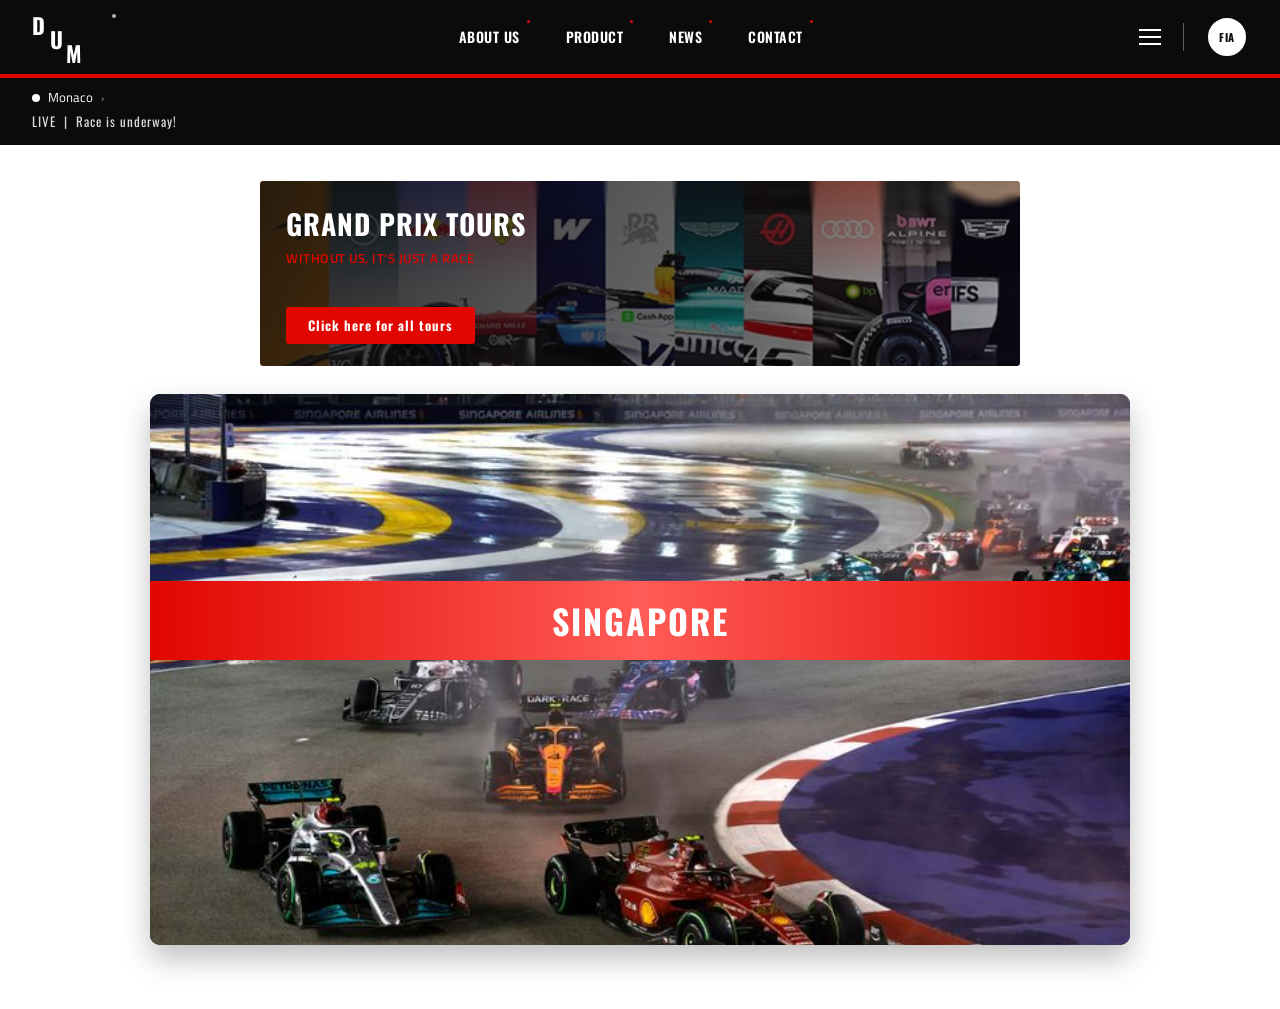
<file: index.html>
<!DOCTYPE html>
<html lang="en">
<head>
<meta charset="UTF-8">
<meta name="viewport" content="width=device-width, initial-scale=1.0">
<title>DUM — Home</title>
<link rel="stylesheet" href="style.css">
</head>
<body>

<header class="site-header">
  <a class="logo" href="index.html" aria-label="DUM — go to home page">
    <span class="l-d">D</span>
    <span class="l-u">U</span>
    <span class="l-m">M</span>
    <span class="dot dot1"></span>
  </a>

  <nav>
    <ul class="main-nav">
      <li><a href="about.html">About Us</a></li>
      <li><a href="product.html">Product</a></li>
      <li><a href="news.html">News</a></li>
      <li><a href="contact.html">Contact</a></li>
    </ul>
  </nav>

  <div class="header-right">
    <div class="hamburger"><span></span><span></span><span></span></div>
    <div class="divider-v"></div>
    <div class="fia-logo">FIA</div>
  </div>
</header>
<div class="red-rule"></div>

<div class="sub-bar">
  <div class="breadcrumb">
    <span class="pip"></span>
    <span>Monaco</span>
    <span class="chev">&rsaquo;</span>
  </div>
  <div class="countdown">
    <span id="countdown-day">FRI</span>&nbsp;|&nbsp;
    <span id="countdown-clock">06<sub>H</sub> <span class="sep">:</span> 49<sub>M</sub> <span class="sep">:</span> 06<sub>S</sub></span>
  </div>
</div>

<main class="page-content">

  <div class="banner-ad">
    <img class="banner-ad-img" src="images/F1 2026 Bahrain_ first pre-season tests.jpg" alt="Two Formula 1 cars racing on a Grand Prix circuit">
    <div class="banner-ad-overlay"></div>
    <div class="tag">Grand Prix Tours</div>
    <div class="sub">Without us, it's just a race</div>
    <a class="cta" href="#">Click here for all tours</a>
  </div>

  <div class="hero-feature">
    <div class="scene">
      <img class="hero-img" src="images/Singapore Grand Prix 2023_ Battling the Elements at Marina Bay Street Circuit.jpg" alt="Singapore Grand Prix street circuit at night">
      <div class="banner-strip">Singapore</div>
    </div>
  </div>

</main>

<script src="countdown.js"></script>
</body>
</html>
</file>
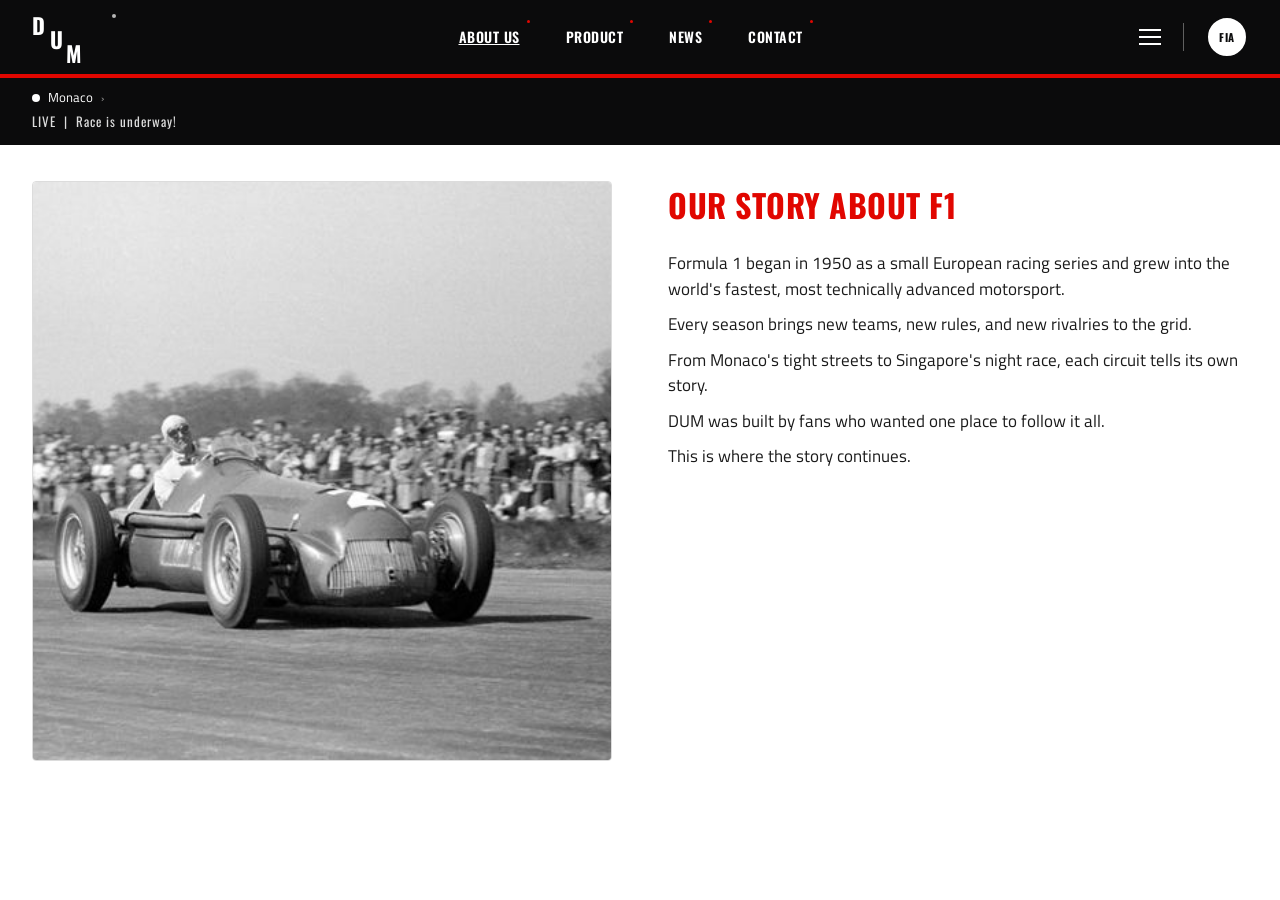
<file: about.html>
<!DOCTYPE html>
<html lang="en">
<head>
<meta charset="UTF-8">
<meta name="viewport" content="width=device-width, initial-scale=1.0">
<title>DUM — About Us</title>
<link rel="stylesheet" href="style.css">
</head>
<body>

<header class="site-header">
  <a class="logo" href="index.html" aria-label="DUM — go to home page">
    <span class="l-d">D</span>
    <span class="l-u">U</span>
    <span class="l-m">M</span>
    <span class="dot dot1"></span>
  </a>

  <nav>
    <ul class="main-nav">
      <li><a href="about.html" class="active">About Us</a></li>
      <li><a href="product.html">Product</a></li>
      <li><a href="news.html">News</a></li>
      <li><a href="contact.html">Contact</a></li>
    </ul>
  </nav>

  <div class="header-right">
    <div class="hamburger"><span></span><span></span><span></span></div>
    <div class="divider-v"></div>
    <div class="fia-logo">FIA</div>
  </div>
</header>
<div class="red-rule"></div>

<div class="sub-bar">
  <div class="breadcrumb">
    <span class="pip"></span>
    <span>Monaco</span>
    <span class="chev">&rsaquo;</span>
  </div>
  <div class="countdown">
    <span id="countdown-day">FRI</span>&nbsp;|&nbsp;
    <span id="countdown-clock">06<sub>H</sub> <span class="sep">:</span> 49<sub>M</sub> <span class="sep">:</span> 06<sub>S</sub></span>
  </div>
</div>

<main class="page-content">
  <div class="about-grid">
    <img class="placeholder-box" src="images/silver.jpg" alt="Behind the scenes at a Formula 1 race weekend">
    <div class="about-copy">
      <h1>Our story about F1</h1>
      <p>Formula 1 began in 1950 as a small European racing series and grew into the
        world's fastest, most technically advanced motorsport.</p>
      <p>Every season brings new teams, new rules, and new rivalries to the grid.</p>
      <p>From Monaco's tight streets to Singapore's night race, each circuit tells
        its own story.</p>
      <p>DUM was built by fans who wanted one place to follow it all.</p>
      <p>This is where the story continues.</p>
    </div>
  </div>
</main>

<script src="countdown.js"></script>
</body>
</html>
</file>
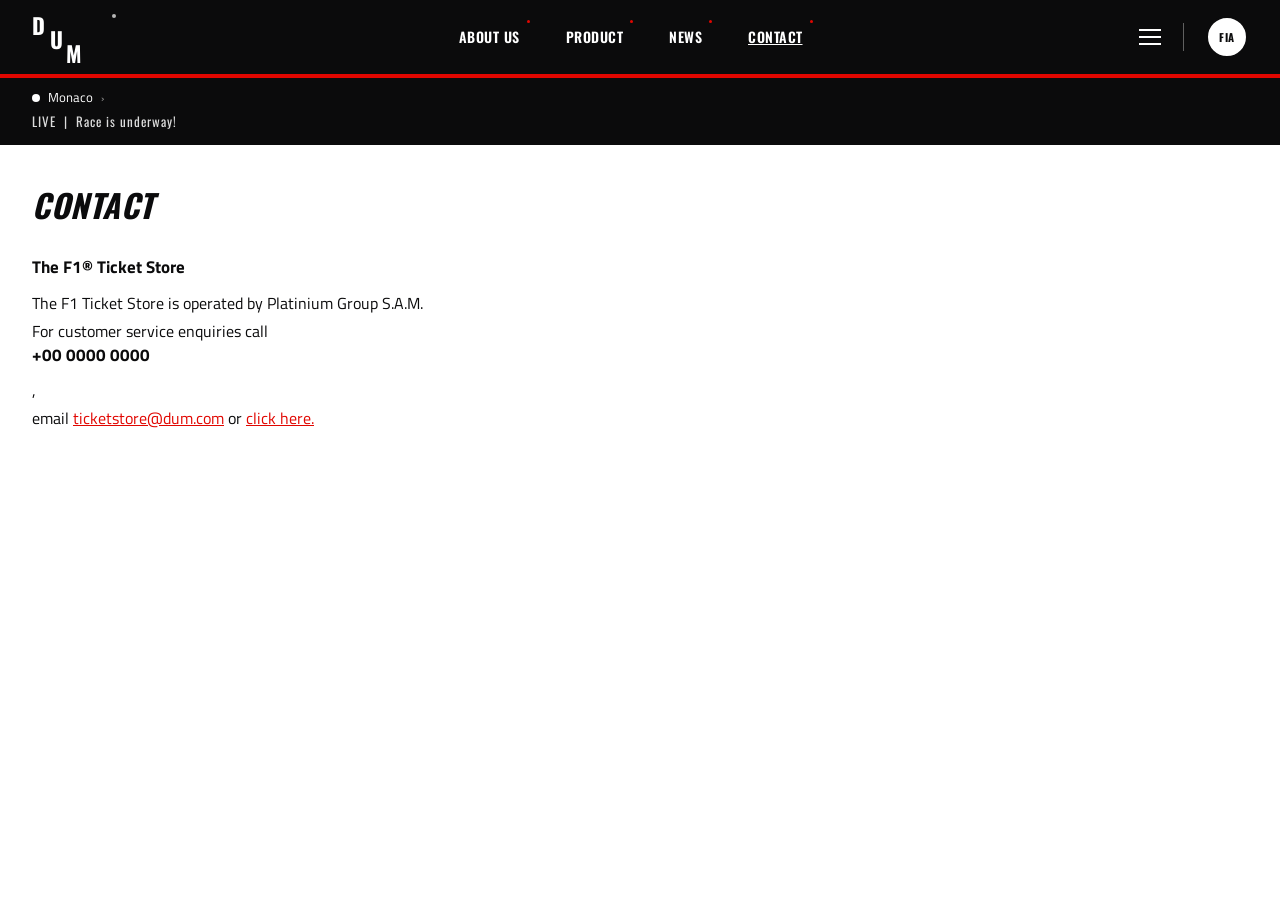
<file: contact.html>
<!DOCTYPE html>
<html lang="en">
<head>
<meta charset="UTF-8">
<meta name="viewport" content="width=device-width, initial-scale=1.0">
<title>DUM — Contact</title>
<link rel="stylesheet" href="style.css">
</head>
<body>

<header class="site-header">
  <a class="logo" href="index.html" aria-label="DUM — go to home page">
    <span class="l-d">D</span>
    <span class="l-u">U</span>
    <span class="l-m">M</span>
    <span class="dot dot1"></span>
  </a>

  <nav>
    <ul class="main-nav">
      <li><a href="about.html">About Us</a></li>
      <li><a href="product.html">Product</a></li>
      <li><a href="news.html">News</a></li>
      <li><a href="contact.html" class="active">Contact</a></li>
    </ul>
  </nav>

  <div class="header-right">
    <div class="hamburger"><span></span><span></span><span></span></div>
    <div class="divider-v"></div>
    <div class="fia-logo">FIA</div>
  </div>
</header>
<div class="red-rule"></div>

<div class="sub-bar">
  <div class="breadcrumb">
    <span class="pip"></span>
    <span>Monaco</span>
    <span class="chev">&rsaquo;</span>
  </div>
  <div class="countdown">
    <span id="countdown-day">FRI</span>&nbsp;|&nbsp;
    <span id="countdown-clock">06<sub>H</sub> <span class="sep">:</span> 49<sub>M</sub> <span class="sep">:</span> 06<sub>S</sub></span>
  </div>
</div>

<main class="page-content">

  <h1 class="contact-heading">Contact</h1>

  <div class="contact-body">
    <strong>The F1&reg; Ticket Store</strong>
    <p>The F1 Ticket Store is operated by Platinium Group S.A.M.</p>
    <p>For customer service enquiries call <strong>+00 0000 0000</strong>,</p>
    <p>email <a class="link" href="mailto:ticketstore@dum.com">ticketstore@dum.com</a>
      or <a class="link" href="#">click here.</a></p>
  </div>

</main>

<script src="countdown.js"></script>
</body>
</html>
</file>
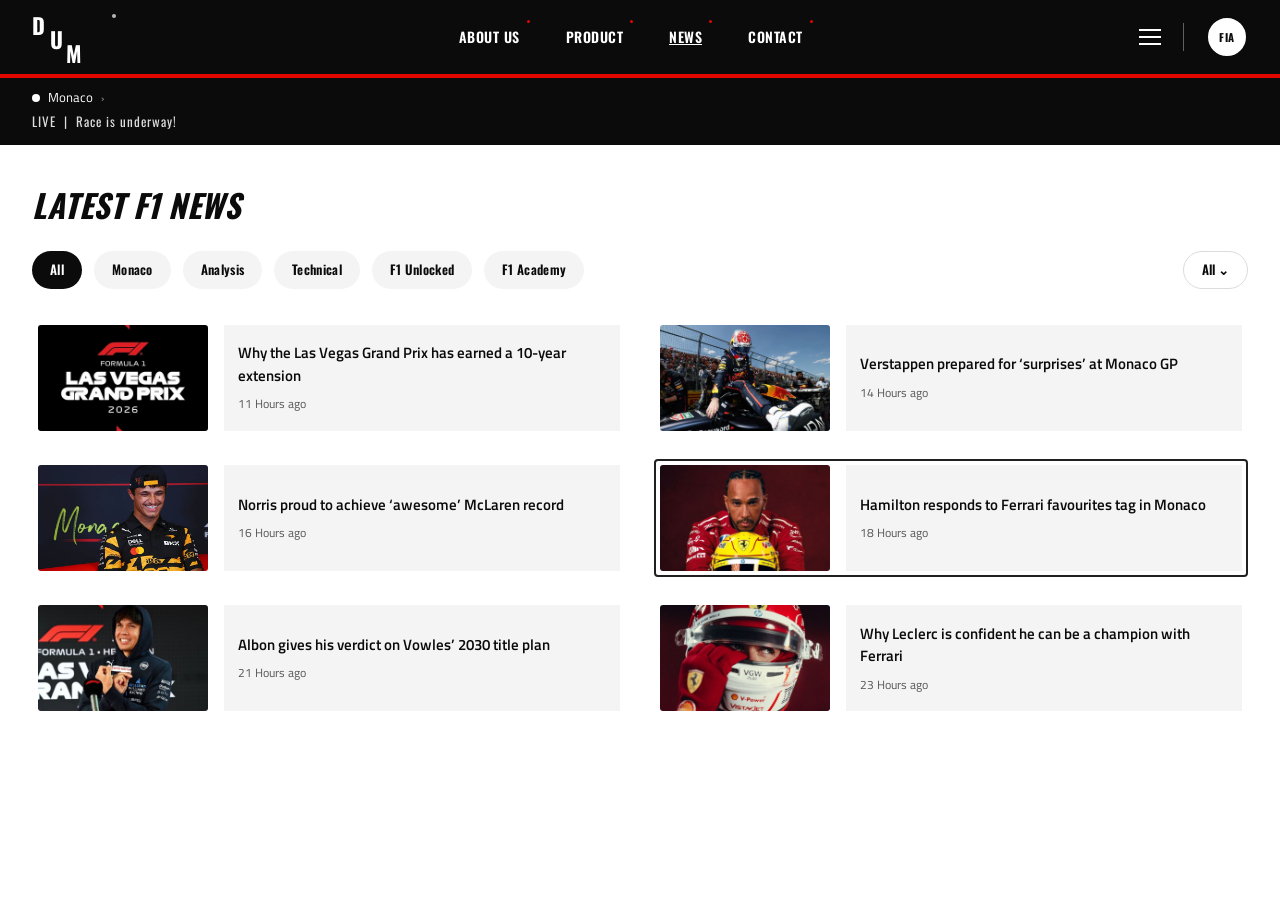
<file: news.html>
<!DOCTYPE html>
<html lang="en">
<head>
<meta charset="UTF-8">
<meta name="viewport" content="width=device-width, initial-scale=1.0">
<title>DUM — News</title>
<link rel="stylesheet" href="style.css">
</head>
<body>

<header class="site-header">
  <a class="logo" href="index.html" aria-label="DUM — go to home page">
    <span class="l-d">D</span>
    <span class="l-u">U</span>
    <span class="l-m">M</span>
    <span class="dot dot1"></span>
  </a>

  <nav>
    <ul class="main-nav">
      <li><a href="about.html">About Us</a></li>
      <li><a href="product.html">Product</a></li>
      <li><a href="news.html" class="active">News</a></li>
      <li><a href="contact.html">Contact</a></li>
    </ul>
  </nav>

  <div class="header-right">
    <div class="hamburger"><span></span><span></span><span></span></div>
    <div class="divider-v"></div>
    <div class="fia-logo">FIA</div>
  </div>
</header>
<div class="red-rule"></div>

<div class="sub-bar">
  <div class="breadcrumb">
    <span class="pip"></span>
    <span>Monaco</span>
    <span class="chev">&rsaquo;</span>
  </div>
  <div class="countdown">
    <span id="countdown-day">FRI</span>&nbsp;|&nbsp;
    <span id="countdown-clock">06<sub>H</sub> <span class="sep">:</span> 49<sub>M</sub> <span class="sep">:</span> 06<sub>S</sub></span>
  </div>
</div>

<main class="page-content">

  <h1 class="news-heading">Latest F1 News</h1>

  <div class="news-filters">
    <span class="chip active">All</span>
    <span class="chip">Monaco</span>
    <span class="chip">Analysis</span>
    <span class="chip">Technical</span>
    <span class="chip">F1 Unlocked</span>
    <span class="chip">F1 Academy</span>
    <span class="sort">All &#8964;</span>
  </div>

  <div class="news-grid">

    <a class="news-card" href="#">
      <img class="thumb" src="images/las-vegas.jpg" alt="Las Vegas Grand Prix race start">
      <div class="body">
        <div class="title">Why the Las Vegas Grand Prix has earned a 10-year extension</div>
        <div class="time">11 Hours ago</div>
      </div>
    </a>

    <a class="news-card" href="#">
      <img class="thumb" src="images/max2.jpg" alt="Max Verstappen in the paddock">
      <div class="body">
        <div class="title">Verstappen prepared for &lsquo;surprises&rsquo; at Monaco GP</div>
        <div class="time">14 Hours ago</div>
      </div>
    </a>

    <a class="news-card" href="#">
      <img class="thumb" src="images/Lando Norris.jpg" alt="Lando Norris speaking to media">
      <div class="body">
        <div class="title">Norris proud to achieve &lsquo;awesome&rsquo; McLaren record</div>
        <div class="time">16 Hours ago</div>
      </div>
    </a>

    <a class="news-card highlight" href="#">
      <img class="thumb" src="images/F1 _ Ferrari SF-25, tutte le immagini della nuova monoposto, di Charles Leclerc, Lewis Hamilton e___.jpg" alt="Lewis Hamilton in Ferrari race suit">
      <div class="body">
        <div class="title">Hamilton responds to Ferrari favourites tag in Monaco</div>
        <div class="time">18 Hours ago</div>
      </div>
    </a>

    <a class="news-card" href="#">
      <img class="thumb" src="images/alex2.jpg" alt="Alexander Albon press conference">
      <div class="body">
        <div class="title">Albon gives his verdict on Vowles&rsquo; 2030 title plan</div>
        <div class="time">21 Hours ago</div>
      </div>
    </a>

    <a class="news-card" href="#">
      <img class="thumb" src="images/mood 226.jpg" alt="Charles Leclerc in Ferrari overalls">
      <div class="body">
        <div class="title">Why Leclerc is confident he can be a champion with Ferrari</div>
        <div class="time">23 Hours ago</div>
      </div>
    </a>

  </div>

</main>

<script src="countdown.js"></script>
</body>
</html>
</file>
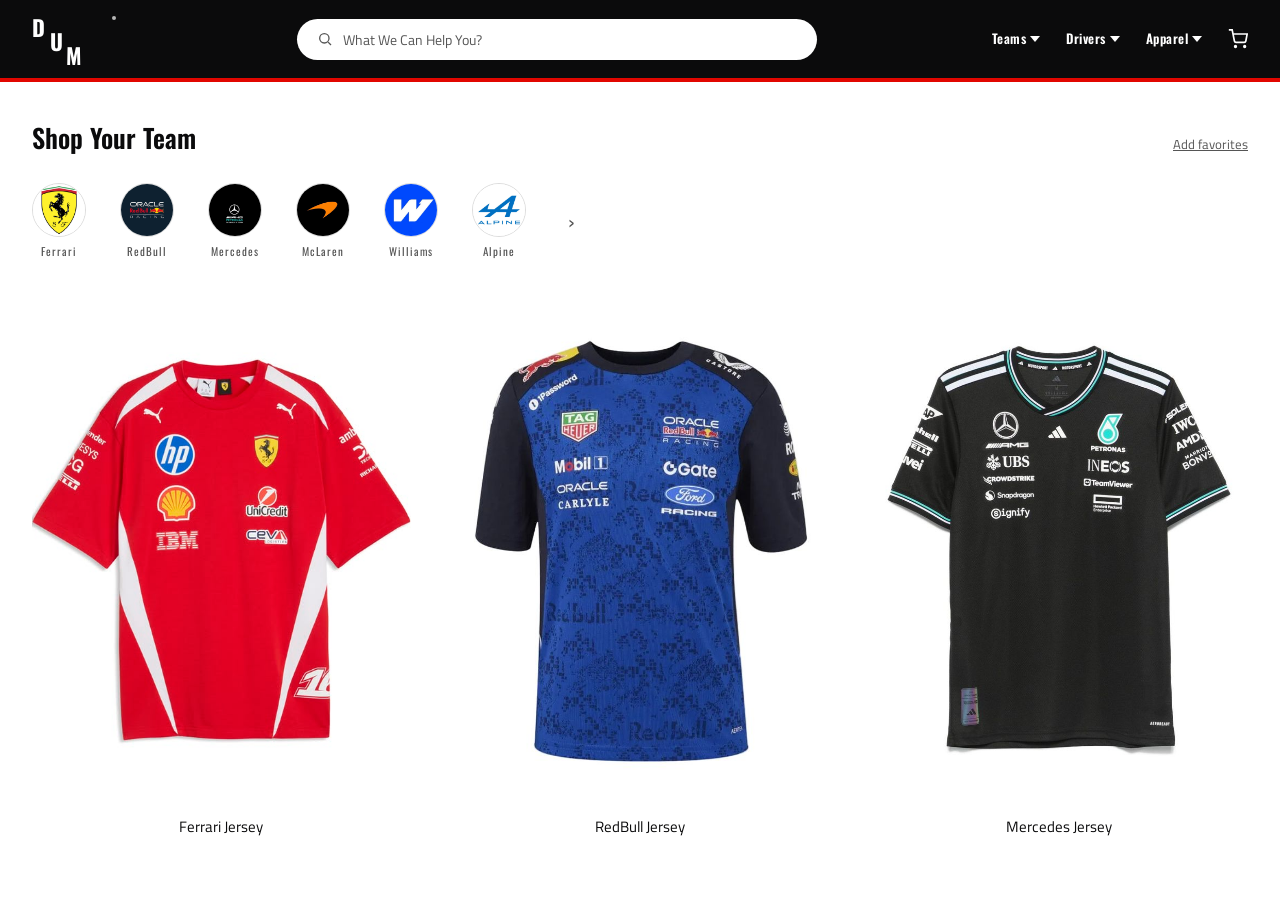
<file: product.html>
<!DOCTYPE html>
<html lang="en">
<head>
<meta charset="UTF-8">
<meta name="viewport" content="width=device-width, initial-scale=1.0">
<title>DUM — Product</title>
<link rel="stylesheet" href="style.css">
</head>
<body>

<header class="shop-header">
  <a class="logo" href="index.html" aria-label="DUM — go to home page">
    <span class="l-d">D</span>
    <span class="l-u">U</span>
    <span class="l-m">M</span>
    <span class="dot dot1"></span>
  </a>

  <div class="search-bar">
    <svg width="16" height="16" viewBox="0 0 24 24" fill="none" stroke="currentColor" stroke-width="2">
      <circle cx="11" cy="11" r="7"/><line x1="21" y1="21" x2="16.65" y2="16.65"/>
    </svg>
    <span>What We Can Help You?</span>
  </div>

  <div class="shop-links">
    <span>Teams <svg width="10" height="6" viewBox="0 0 10 6"><path d="M0 0 L5 6 L10 0" fill="currentColor"/></svg></span>
    <span>Drivers <svg width="10" height="6" viewBox="0 0 10 6"><path d="M0 0 L5 6 L10 0" fill="currentColor"/></svg></span>
    <span>Apparel <svg width="10" height="6" viewBox="0 0 10 6"><path d="M0 0 L5 6 L10 0" fill="currentColor"/></svg></span>
    <svg width="20" height="20" viewBox="0 0 24 24" fill="none" stroke="currentColor" stroke-width="2">
      <circle cx="9" cy="21" r="1"/><circle cx="20" cy="21" r="1"/>
      <path d="M1 1h4l2.68 13.39a2 2 0 0 0 2 1.61h9.72a2 2 0 0 0 2-1.61L23 6H6"/>
    </svg>
  </div>
</header>
<div class="red-rule"></div>

<main class="page-content">

  <div class="shop-title">
    <h1>Shop Your Team</h1>
    <a class="fav-link" href="#">Add favorites</a>
  </div>

  <div class="team-rail">
    <div class="team-dot"><img class="circle" src="images/Ferrari Logo.jpg" alt="Ferrari">Ferrari</div>
    <div class="team-dot"><img class="circle" src="images/RedBull Racing.jpg" alt="RedBull">RedBull</div>
    <div class="team-dot"><img class="circle" src="images/new mercedes logo.jpg" alt="Mercedes">Mercedes</div>
    <div class="team-dot"><img class="circle" src="images/mclaren.jpg" alt="McLaren">McLaren</div>
    <div class="team-dot"><img class="circle" src="images/Williams Racing new logo Formula 1.jpg" alt="Williams">Williams</div>
    <div class="team-dot"><img class="circle" src="images/Alpine.jpg" alt="Alpine">Alpine</div>
    <span class="arrow">&rsaquo;</span>
  </div>

  <div class="product-grid">
    <div class="product-card">
      <img class="shirt" src="images/PUMA T-shirt des pilotes Replica Scuderia Ferrari HP Unisexe, Accessoires, Rouge, XS.jpg" alt="Ferrari Jersey">
      <div class="name">Ferrari Jersey</div>
    </div>
    <div class="product-card">
      <img class="shirt" src="images/Red Bull Racing F1 Kid's 2026 Team T-Shirt - Youth Blue_Navy.jpg" alt="RedBull Jersey">
      <div class="name">RedBull Jersey</div>
    </div>
    <div class="product-card">
      <img class="shirt" src="images/adidas x Mercedes AMG V-neck T-shirt - Black.jpg" alt="Mercedes Jersey">
      <div class="name">Mercedes Jersey</div>
    </div>
  </div>

</main>

</body>
</html>
</file>
<file: style.css>
@import url('https://fonts.googleapis.com/css2?family=Oswald:wght@500;600;700&family=Titillium+Web:wght@400;600;700&display=swap');

:root{
  --black:#0b0b0c;
  --red:#e10600;
  --white:#ffffff;
  --gray-100:#f4f4f4;
  --gray-300:#dcdcdc;
  --gray-500:#9b9b9b;
  --gray-700:#555555;
  --display: 'Oswald', 'Arial Narrow', sans-serif;
  --body: 'Titillium Web', Arial, sans-serif;
}

*{margin:0;padding:0;box-sizing:border-box;}

body{
  font-family:var(--body);
  color:var(--black);
  background:var(--white);
  line-height:1.5;
}

a{color:inherit;text-decoration:none;}

img{max-width:100%;display:block;}

.site-header{
  background:var(--black);
  color:var(--white);
  display:flex;
  align-items:center;
  justify-content:space-between;
  padding:14px 32px;
  position:relative;
}

.logo{
  position:relative;
  display:block;
  font-family:var(--display);
  font-weight:700;
  letter-spacing:1px;
  line-height:1;
  width:90px;
  height:46px;
  cursor:pointer;
}
.logo span{
  position:absolute;
  font-size:22px;
}
.logo .l-d{top:0;left:0;}
.logo .l-u{top:14px;left:18px;}
.logo .l-m{top:28px;left:34px;}
.logo .dot{
  position:absolute;
  width:4px;height:4px;
  border-radius:50%;
  background:var(--white);
  opacity:.7;
}
.logo .dot1{top:0;right:6px;}

.main-nav{
  display:flex;
  gap:46px;
  list-style:none;
}
.main-nav a{
  font-family:var(--display);
  font-size:14px;
  font-weight:600;
  letter-spacing:.5px;
  text-transform:uppercase;
  padding-bottom:6px;
  position:relative;
}
.main-nav a::after{
  content:"";
  position:absolute;
  top:-6px;right:-10px;
  width:3px;height:3px;
  border-radius:50%;
  background:var(--red);
}
.main-nav a.active{
  text-decoration:underline;
  text-decoration-thickness:1px;
}

.header-right{
  display:flex;
  align-items:center;
  gap:22px;
}
.hamburger{
  display:flex;
  flex-direction:column;
  gap:5px;
  cursor:pointer;
}
.hamburger span{
  width:22px;height:2px;
  background:var(--white);
  display:block;
}
.divider-v{
  width:1px;
  height:28px;
  background:rgba(255,255,255,.35);
}
.fia-logo{
  width:42px;height:42px;
  border-radius:50%;
  background:var(--white);
  display:flex;
  align-items:center;
  justify-content:center;
  font-family:var(--display);
  font-weight:700;
  font-size:11px;
  color:var(--black);
  letter-spacing:.5px;
  border:2px solid var(--black);
}

.red-rule{
  height:4px;
  background:var(--red);
}

/*  Sub bar: breadcrumb + countdown*/
.sub-bar{
  background:var(--black);
  color:var(--white);
  padding:10px 32px 14px;
}
.breadcrumb{
  display:flex;
  align-items:center;
  gap:8px;
  font-size:13px;
  margin-bottom:4px;
}
.breadcrumb .pip{
  width:8px;height:8px;
  border-radius:50%;
  background:var(--white);
  display:inline-block;
}
.breadcrumb .chev{
  color:var(--gray-500);
  font-size:11px;
}
.countdown{
  font-family:var(--display);
  font-size:13px;
  letter-spacing:1px;
  color:var(--gray-300);
  display:flex;
  align-items:baseline;
  gap:4px;
}
.countdown sub{font-size:9px;}
.countdown .sep{margin:0 6px;color:var(--gray-700);}

/* Generic page section spacing*/
.page-content{
  padding:36px 32px 64px;
  max-width:1280px;
  margin:0 auto;
}

/* HOME page banners*/
.banner-ad{
  max-width:760px;
  margin:0 auto 28px;
  border-radius:4px;
  overflow:hidden;
  position:relative;
  background:linear-gradient(120deg,#1b1b1b 0%,#2c2c2c 60%,#3a3a3a 100%);
  padding:22px 26px;
  color:var(--white);
}
.banner-ad .tag{
  font-family:var(--display);
  font-size:28px;
  font-weight:700;
  letter-spacing:1px;
  text-transform:uppercase;
}
.banner-ad .sub{
  font-size:13px;
  color:var(--red);
  font-weight:600;
  letter-spacing:.5px;
  margin-top:4px;
  text-transform:uppercase;
}
.banner-ad-img{
  position:absolute;
  inset:0;
  width:100%;
  height:100%;
  object-fit:cover;
  z-index:0;
}
.banner-ad-overlay{
  position:absolute;
  inset:0;
  background:linear-gradient(120deg, rgba(11,11,12,.88) 0%, rgba(11,11,12,.62) 55%, rgba(11,11,12,.35) 100%);
  z-index:1;
}
.banner-ad .tag,
.banner-ad .sub,
.banner-ad .cta{
  position:relative;
  z-index:2;
}
.banner-ad .cta{
  display:inline-block;
  margin-top:38px;
  background:var(--red);
  color:var(--white);
  font-family:var(--display);
  font-weight:700;
  font-size:13px;
  letter-spacing:1px;
  padding:9px 22px;
  border-radius:3px;
}

.hero-feature{
  max-width:980px;
  margin:0 auto;
  border-radius:10px;
  overflow:hidden;
  position:relative;
  box-shadow:0 14px 30px rgba(0,0,0,.25);
}
.hero-feature .scene{
  position:relative;
  background:linear-gradient(180deg,#0e1c33 0%,#13294b 45%,#0a0f1c 100%);
  aspect-ratio:16/9;
  overflow:hidden;
}
.hero-img{
  position:absolute;
  inset:0;
  width:100%;
  height:100%;
  object-fit:cover;
}
.hero-feature .banner-strip{
  position:absolute;
  top:34%;
  left:0;right:0;
  background:linear-gradient(90deg,var(--red),#ff5b56,var(--red));
  color:var(--white);
  font-family:var(--display);
  font-weight:700;
  font-size:34px;
  letter-spacing:2px;
  text-align:center;
  padding:14px 0;
  text-transform:uppercase;
}
.hero-feature .track-graphic{
  position:absolute;
  inset:0;
}

/* ABOUT page*/
.about-grid{
  display:grid;
  grid-template-columns:1fr 1fr;
  gap:56px;
  align-items:start;
}
.placeholder-box{
  width:100%;
  aspect-ratio:1/1;
  border:1px solid var(--gray-300);
  border-radius:4px;
  object-fit:cover;
}
.about-copy h1{
  font-family:var(--display);
  color:var(--red);
  font-weight:700;
  font-size:32px;
  letter-spacing:.5px;
  margin-bottom:22px;
  text-transform:uppercase;
}
.about-copy p{
  font-size:17px;
  color:#1a1a1a;
  margin-bottom:10px;
}

/* PRODUCT page */
.shop-header{
  background:var(--black);
  color:var(--white);
  display:flex;
  align-items:center;
  gap:24px;
  padding:16px 32px;
}
.shop-header .search-bar{
  flex:1;
  max-width:520px;
  margin:0 auto;
  display:flex;
  align-items:center;
  gap:10px;
  background:var(--white);
  border-radius:30px;
  padding:10px 20px;
  color:var(--gray-700);
  font-size:14px;
}
.shop-header .search-bar svg{flex-shrink:0;}
.shop-header .shop-links{
  display:flex;
  align-items:center;
  gap:26px;
  font-family:var(--display);
  font-size:13px;
  font-weight:600;
  letter-spacing:.5px;
}
.shop-header .shop-links span{
  display:flex;
  align-items:center;
  gap:4px;
  cursor:pointer;
}

.shop-title{
  display:flex;
  align-items:baseline;
  justify-content:space-between;
  margin-bottom:8px;
}
.shop-title h1{
  font-family:var(--display);
  font-size:26px;
  font-weight:600;
}
.shop-title .fav-link{
  font-size:13px;
  text-decoration:underline;
  color:var(--gray-700);
}

.team-rail{
  display:flex;
  align-items:center;
  gap:34px;
  margin:26px 0 38px;
}
.team-dot{
  text-align:center;
  font-family:var(--display);
  font-size:11px;
  letter-spacing:1px;
  color:var(--gray-700);
}
.team-dot .circle{
  width:54px;height:54px;
  border-radius:50%;
  border:1px solid var(--gray-300);
  margin:0 auto 6px;
  object-fit:cover;
  display:block;
}
.team-rail .arrow{
  font-size:22px;
  color:var(--gray-700);
  margin-left:8px;
}

.product-grid{
  display:grid;
  grid-template-columns:repeat(3,1fr);
  gap:40px;
}
.product-card{text-align:center;}
.product-card .shirt{
  width:100%;
  aspect-ratio:3/4;
  border-radius:6px;
  margin-bottom:14px;
  object-fit:cover;
}
.product-card .name{
  font-size:15px;
  color:var(--black);
}

/* NEWS page*/
.news-heading{
  font-family:var(--display);
  font-weight:700;
  font-style:italic;
  font-size:32px;
  letter-spacing:.5px;
  text-transform:uppercase;
  margin-bottom:22px;
}
.news-filters{
  display:flex;
  align-items:center;
  gap:12px;
  margin-bottom:30px;
}
.chip{
  font-family:var(--display);
  font-size:13px;
  font-weight:600;
  letter-spacing:.3px;
  padding:9px 18px;
  border-radius:20px;
  background:var(--gray-100);
  color:var(--black);
}
.chip.active{
  background:var(--black);
  color:var(--white);
}
.news-filters .sort{
  margin-left:auto;
  border:1px solid var(--gray-300);
  border-radius:20px;
  padding:8px 18px;
  font-size:13px;
  font-family:var(--display);
  font-weight:600;
}

.news-grid{
  display:grid;
  grid-template-columns:1fr 1fr;
  gap:22px 28px;
}
.news-card{
  display:flex;
  gap:16px;
  border:2px solid transparent;
  border-radius:4px;
  padding:4px;
}
.news-card.highlight{border-color:#202020;}
.news-card .thumb{
  width:170px;
  aspect-ratio:16/10;
  border-radius:3px;
  flex-shrink:0;
  object-fit:cover;
}
.news-card .body{
  display:flex;
  flex-direction:column;
  justify-content:center;
  background:var(--gray-100);
  padding:10px 14px;
  flex:1;
}
.news-card .title{
  font-size:15px;
  font-weight:600;
  margin-bottom:8px;
}
.news-card .time{
  font-size:12px;
  color:var(--gray-700);
}

/* ---------------------------------------------------------
   CONTACT page
--------------------------------------------------------- */
.contact-heading{
  font-family:var(--display);
  font-weight:700;
  font-style:italic;
  font-size:32px;
  letter-spacing:.5px;
  text-transform:uppercase;
  margin-bottom:26px;
}
.contact-body strong{
  display:block;
  font-size:17px;
  margin-bottom:10px;
}
.contact-body p{
  font-size:16px;
  margin-bottom:4px;
}
.contact-body .link{
  color:var(--red);
  text-decoration:underline;
}

@media (max-width: 900px){
  .main-nav{display:none;}
  .about-grid{grid-template-columns:1fr;}
  .product-grid{grid-template-columns:repeat(2,1fr);}
  .news-grid{grid-template-columns:1fr;}
  .shop-header{flex-wrap:wrap;}
  .shop-header .shop-links{order:3;width:100%;justify-content:center;}
}
@media (max-width:560px){
  .product-grid{grid-template-columns:1fr;}
  .site-header{padding:14px 16px;}
  .sub-bar,.page-content{padding-left:16px;padding-right:16px;}
}
</file>
